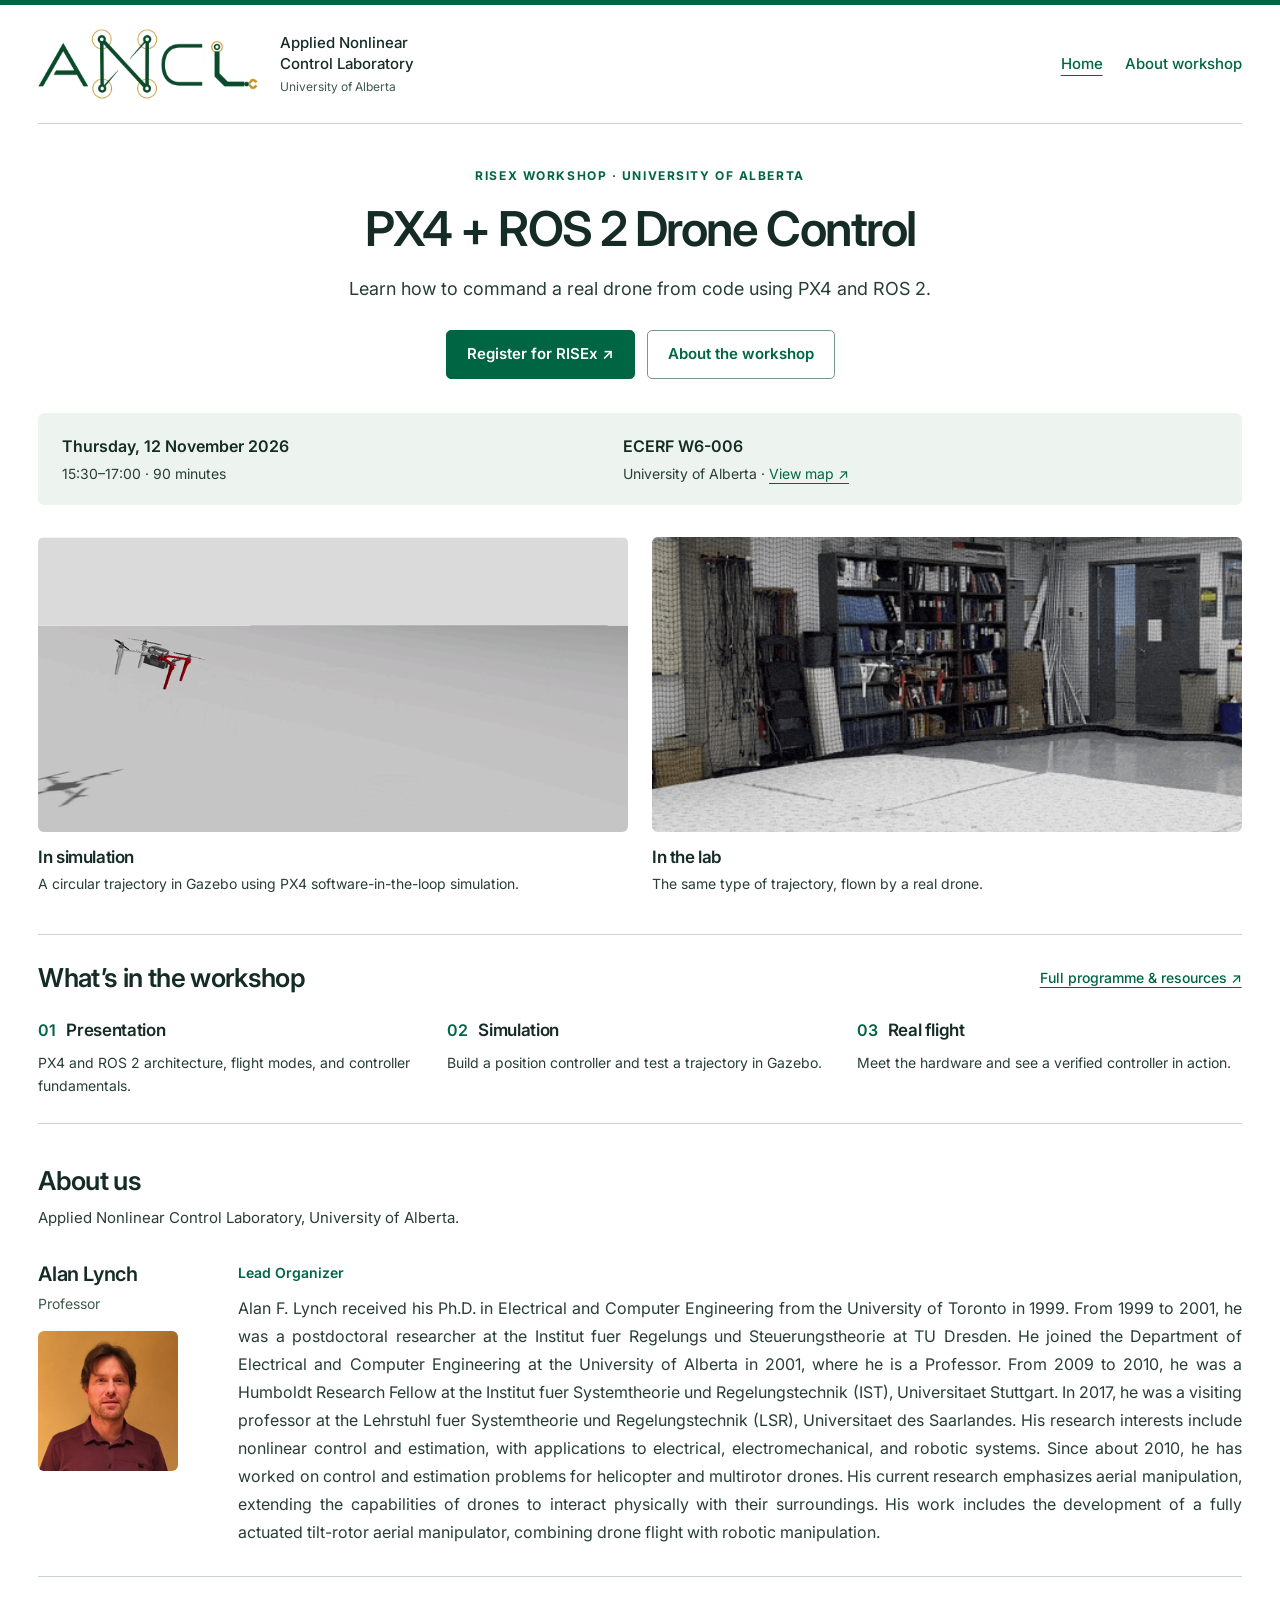
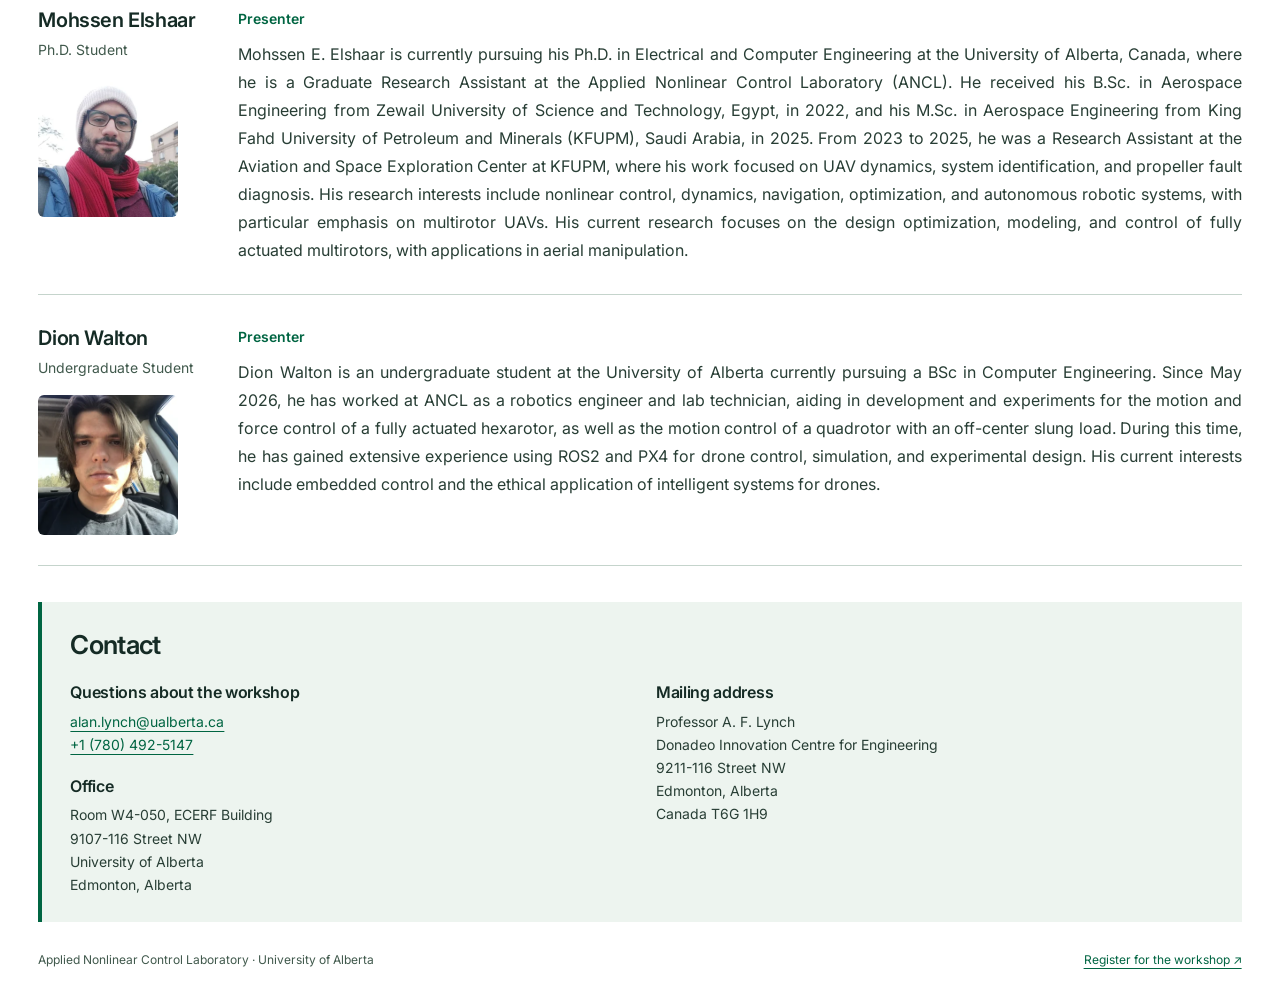
<file: index.html>
<!doctype html>
<html lang="en">
<head>
  <meta charset="utf-8">
  <meta name="viewport" content="width=device-width, initial-scale=1">
  <meta name="description" content="Join ANCL at the University of Alberta for a 90-minute workshop on PX4 and ROS 2, with a presentation, guided simulation, and real drone flight.">
  <title>PX4 + ROS 2 Drone Control | RISEx Workshop</title>
  <link rel="preconnect" href="https://fonts.googleapis.com">
  <link rel="preconnect" href="https://fonts.gstatic.com" crossorigin>
  <link href="https://fonts.googleapis.com/css2?family=Inter:wght@400;500;600;700&amp;display=swap" rel="stylesheet">
  <link rel="stylesheet" href="style.css">
</head>
<body>
<div id="home-page">
 <a class="skip-link" href="#main-content">Skip to content</a>
<header class="lab-header">
 <a class="lab-brand" href="index.html" aria-label="ANCL workshop home">
  <span class="lab-mark"><img width="800" height="450" src="assets/ANCL_logo.png" alt="ANCL"></span>
  <span class="lab-name">Applied Nonlinear<br>Control Laboratory<span class="lab-university">University of Alberta</span></span>
 </a>
 <nav aria-label="Workshop navigation"><a href="index.html" aria-current="page">Home</a><a href="about.html">About workshop</a></nav>
</header>
<main id="main-content">

 <section class="hero"><p class="eyebrow">RISEx Workshop · University of Alberta</p><h1>PX4 + ROS 2 Drone Control</h1><p class="lede">Learn how to command a real drone from code using PX4 and ROS 2.</p><div class="hero-actions"><a class="primary" href="https://conference.albertarobotics.ca/registration/" target="_blank" rel="noopener">Register for RISEx ↗</a><a class="secondary" href="about.html">About the workshop</a></div></section>
 <section class="event-facts" aria-label="Workshop date and location"><div class="fact"><div><strong>Thursday, 12 November 2026</strong><p>15:30–17:00 · 90 minutes</p></div></div><div class="fact"><div><strong>ECERF W6-006</strong><p>University of Alberta · <a href="https://maps.app.goo.gl/ZKnCwWi2fNKg6QhK7" target="_blank" rel="noopener">View map ↗</a></p></div></div></section>
 <section class="demos" aria-label="Simulation and real flight demonstrations"><figure><img width="800" height="399" src="assets/simulation.gif" alt="PX4 SITL simulation of a drone following a circular trajectory"><figcaption><h2>In simulation</h2><p>A circular trajectory in Gazebo using PX4 software-in-the-loop simulation.</p></figcaption></figure><figure><img width="480" height="240" src="assets/experiment.gif" alt="A real drone following a circular trajectory in the lab"><figcaption><h2>In the lab</h2><p>The same type of trajectory, flown by a real drone.</p></figcaption></figure></section>
 <section class="programme"><div class="programme-top"><h2>What’s in the workshop</h2><a href="about.html">Full programme &amp; resources ↗</a></div><div class="stages"><div><div class="stage-title"><span>01</span><h3>Presentation</h3></div><p>PX4 and ROS 2 architecture, flight modes, and controller fundamentals.</p></div><div><div class="stage-title"><span>02</span><h3>Simulation</h3></div><p>Build a position controller and test a trajectory in Gazebo.</p></div><div><div class="stage-title"><span>03</span><h3>Real flight</h3></div><p>Meet the hardware and see a verified controller in action.</p></div></div></section>
 <section class="people"><h2>About us</h2><p class="people-intro">Applied Nonlinear Control Laboratory, University of Alberta.</p>
 <article class="person">
      <div>
        <h3>Alan Lynch</h3>
        <p class="rank">Professor</p>
        <img src="assets/alan_lynch_headshot.webp" alt="Alan Lynch headshot" class="headshot" width="150" height="150" loading="lazy">
      </div>
      <div>
        <h4>Lead Organizer</h4>
        <p class="bio">
          Alan F. Lynch received his Ph.D. in Electrical and Computer Engineering from the 
          University of Toronto in 1999. From 1999 to 2001, he was a postdoctoral researcher at the 
          Institut fuer Regelungs und Steuerungstheorie at TU Dresden. He joined the Department of Electrical 
          and Computer Engineering at the University of Alberta in 2001, where he is a Professor. From 2009 to 
          2010, he was a Humboldt Research Fellow at the Institut fuer Systemtheorie und Regelungstechnik (IST),
          Universitaet Stuttgart. In 2017, he was a visiting professor at the Lehrstuhl fuer Systemtheorie und 
          Regelungstechnik (LSR), Universitaet des Saarlandes. His research interests include nonlinear control 
          and estimation, with applications to electrical, electromechanical, and robotic systems. Since about 
          2010, he has worked on control and estimation problems for helicopter and multirotor drones. 
          His current research emphasizes aerial manipulation, extending the capabilities of drones to interact 
          physically with their surroundings. His work includes the development of a fully actuated tilt-rotor 
          aerial manipulator, combining drone flight with robotic manipulation.
        </p>
      </div>
    </article>
<article class="person">
      <div>
        <h3>Mohssen Elshaar</h3>
        <p class="rank">Ph.D. Student</p>
        <img src="assets/mohssen_elshaar_headshot.webp" alt="Mohssen Elshaar headshot" class="headshot" width="150" height="150" loading="lazy">
      </div>
      <div>
        <h4>Presenter</h4>
        <p class="bio">
          Mohssen E. Elshaar is currently pursuing his Ph.D. in Electrical and Computer Engineering at the 
          University of Alberta, Canada, where he is a Graduate Research Assistant at the Applied Nonlinear 
          Control Laboratory (ANCL). He received his B.Sc. in Aerospace Engineering from Zewail University of 
          Science and Technology, Egypt, in 2022, and his M.Sc. in Aerospace Engineering from King Fahd 
          University of Petroleum and Minerals (KFUPM), Saudi Arabia, in 2025. From 2023 to 2025, he was a 
          Research Assistant at the Aviation and Space Exploration Center at KFUPM, where his work focused on 
          UAV dynamics, system identification, and propeller fault diagnosis. His research interests include 
          nonlinear control, dynamics, navigation, optimization, and autonomous robotic systems, with particular 
          emphasis on multirotor UAVs. His current research focuses on the design optimization, modeling, 
          and control of fully actuated multirotors, with applications in aerial manipulation.
        </p>
      </div>
    </article>
<article class="person">
      <div>
        <h3>Dion Walton</h3>
        <p class="rank">Undergraduate Student</p>
        <img src="assets/dion_walton_headshot.webp" alt="Dion Walton headshot" class="headshot" width="150" height="150" loading="lazy">
      </div>
      <div>
        <h4>Presenter</h4>
        <p class="bio">
          Dion Walton is an undergraduate student at the University of Alberta currently pursuing a BSc in 
          Computer Engineering. Since May 2026, he has worked at ANCL as a robotics engineer and lab technician, 
          aiding in development and experiments for the motion and force control of a fully actuated hexarotor, 
          as well as the motion control of a quadrotor with an off-center slung load. During this time, 
          he has gained extensive experience using ROS2 and PX4 for drone control, simulation, and experimental 
          design. His current interests include embedded control and the ethical application of 
          intelligent systems for drones.
        </p>
      </div>
    </article>
 </section>
 <section id="home-contact" class="contact"><h2>Contact</h2><div class="contact-grid"><div><h3>Questions about the workshop</h3><p><a href="mailto:alan.lynch@ualberta.ca">alan.lynch@ualberta.ca</a><br><a href="tel:+17804925147">+1 (780) 492-5147</a></p><div class="address"><h3>Office</h3><p>Room W4-050, ECERF Building<br>9107-116 Street NW<br>University of Alberta<br>Edmonton, Alberta</p></div></div><div><h3>Mailing address</h3><p>Professor A. F. Lynch<br>Donadeo Innovation Centre for Engineering<br>9211-116 Street NW<br>Edmonton, Alberta<br>Canada T6G 1H9</p></div></div></section>
 </main>
<footer><span>Applied Nonlinear Control Laboratory · University of Alberta</span><a href="https://conference.albertarobotics.ca/registration/" target="_blank" rel="noopener">Register for the workshop ↗</a></footer>
</div>
</body>
</html>
</file>
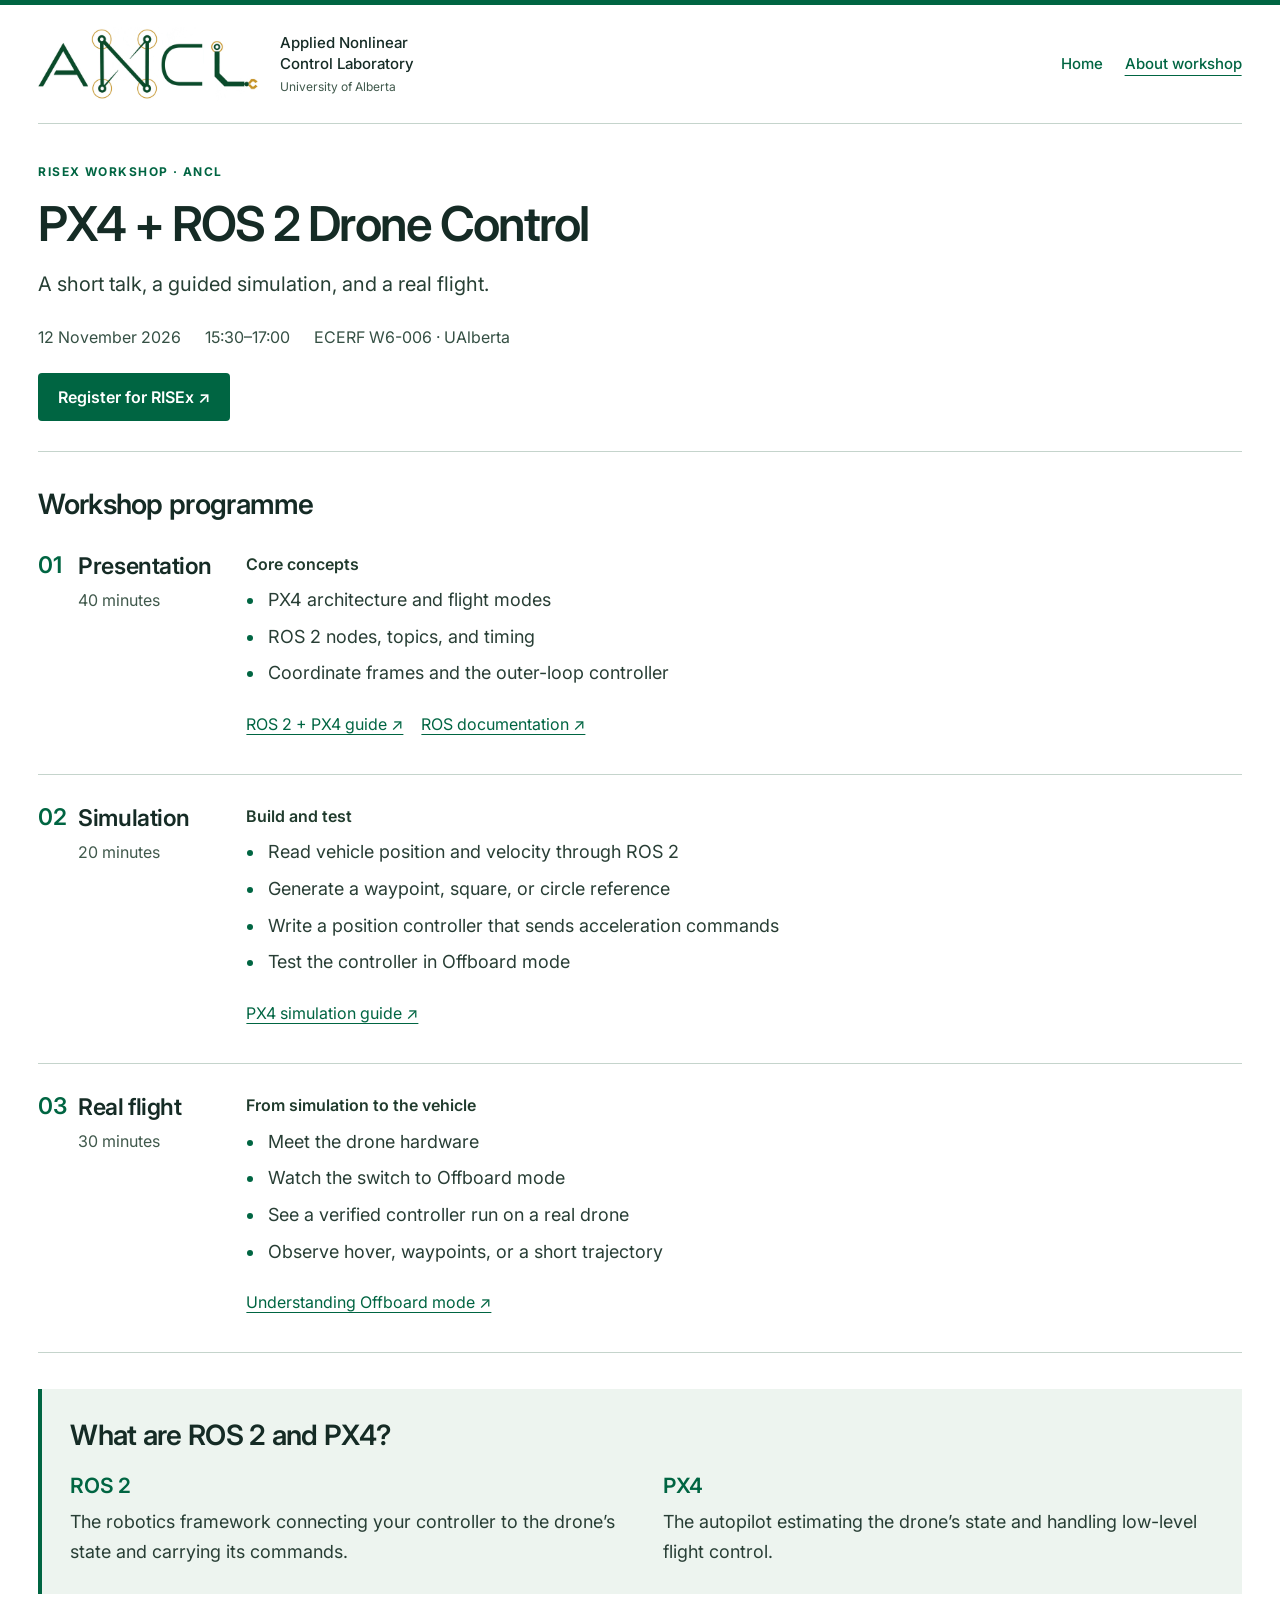
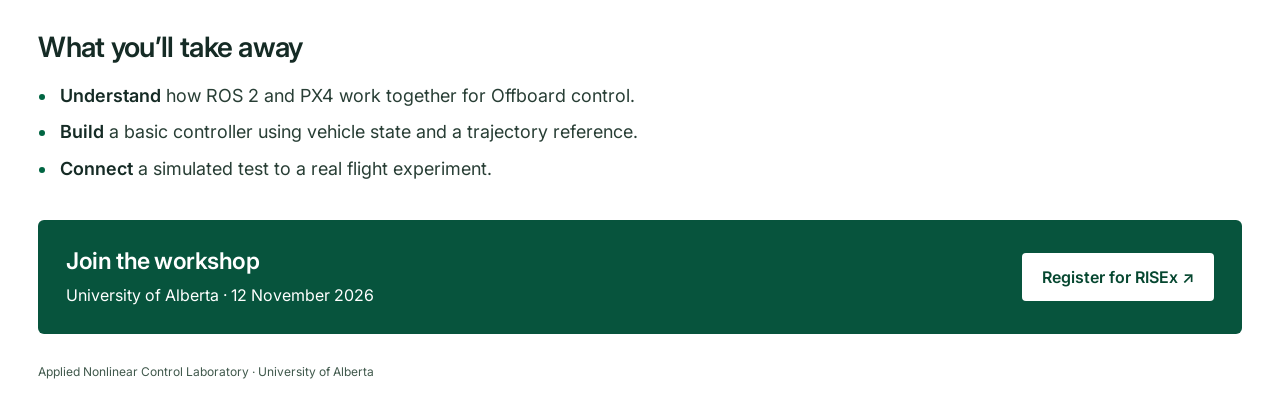
<file: about.html>
<!doctype html>
<html lang="en">
<head>
  <meta charset="utf-8">
  <meta name="viewport" content="width=device-width, initial-scale=1">
  <meta name="description" content="Explore the workshop programme: a 40-minute presentation, 20-minute simulation session, and 30-minute real flight session using PX4 and ROS 2.">
  <title>About the Workshop | PX4 + ROS 2 Drone Control</title>
  <link rel="preconnect" href="https://fonts.googleapis.com">
  <link rel="preconnect" href="https://fonts.gstatic.com" crossorigin>
  <link href="https://fonts.googleapis.com/css2?family=Inter:wght@400;500;600;700&amp;display=swap" rel="stylesheet">
  <link rel="stylesheet" href="style.css">
</head>
<body>
<div id="about-page">
 <a class="skip-link" href="#main-content">Skip to content</a>
<header class="lab-header">
 <a class="lab-brand" href="index.html" aria-label="ANCL workshop home">
  <span class="lab-mark"><img width="800" height="450" src="assets/ANCL_logo.png" alt="ANCL"></span>
  <span class="lab-name">Applied Nonlinear<br>Control Laboratory<span class="lab-university">University of Alberta</span></span>
 </a>
 <nav aria-label="Workshop navigation"><a href="index.html">Home</a><a href="about.html" aria-current="page">About workshop</a></nav>
</header>
<main id="main-content">

 <header class="hero">
  <p class="eyebrow">RISEx Workshop · ANCL</p>
  <h1>PX4 + ROS 2 Drone Control</h1>
  <p class="subtitle">A short talk, a guided simulation, and a real flight.</p>
  <div class="facts"><span>12 November 2026</span><span>15:30–17:00</span><span>ECERF W6-006 · UAlberta</span></div>
  <div class="hero-actions"><a class="register" href="https://conference.albertarobotics.ca/registration/" target="_blank" rel="noopener">Register for RISEx ↗</a></div>
 </header>
 <section class="agenda">
  <h2>Workshop programme</h2>
  <article class="agenda-row">
   <div class="step-title"><span class="step-number">01</span><div><h3>Presentation</h3><p class="step-meta">40 minutes</p></div></div>
   <div><p class="list-title">Core concepts</p><ul><li>PX4 architecture and flight modes</li><li>ROS 2 nodes, topics, and timing</li><li>Coordinate frames and the outer-loop controller</li></ul><div class="reading"><a href="https://docs.px4.io/main/en/ros2/user_guide" target="_blank" rel="noopener">ROS 2 + PX4 guide ↗</a><a href="https://docs.ros.org/" target="_blank" rel="noopener">ROS documentation ↗</a></div></div>
  </article>
  <article class="agenda-row">
   <div class="step-title"><span class="step-number">02</span><div><h3>Simulation</h3><p class="step-meta">20 minutes</p></div></div>
   <div><p class="list-title">Build and test</p><ul><li>Read vehicle position and velocity through ROS 2</li><li>Generate a waypoint, square, or circle reference</li><li>Write a position controller that sends acceleration commands</li><li>Test the controller in Offboard mode</li></ul><div class="reading"><a href="https://docs.px4.io/main/en/simulation/" target="_blank" rel="noopener">PX4 simulation guide ↗</a></div></div>
  </article>
  <article class="agenda-row">
   <div class="step-title"><span class="step-number">03</span><div><h3>Real flight</h3><p class="step-meta">30 minutes</p></div></div>
   <div><p class="list-title">From simulation to the vehicle</p><ul><li>Meet the drone hardware</li><li>Watch the switch to Offboard mode</li><li>See a verified controller run on a real drone</li><li>Observe hover, waypoints, or a short trajectory</li></ul><div class="reading"><a href="https://docs.px4.io/main/en/flight_modes/offboard" target="_blank" rel="noopener">Understanding Offboard mode ↗</a></div></div>
  </article>
 </section>
 <section class="systems"><h2>What are ROS 2 and PX4?</h2><div class="system-columns"><div><h3>ROS 2</h3><p>The robotics framework connecting your controller to the drone’s state and carrying its commands.</p></div><div><h3>PX4</h3><p>The autopilot estimating the drone’s state and handling low-level flight control.</p></div></div></section>
 <section class="outcomes"><h2>What you’ll take away</h2><ul><li><strong>Understand</strong> how ROS 2 and PX4 work together for Offboard control.</li><li><strong>Build</strong> a basic controller using vehicle state and a trajectory reference.</li><li><strong>Connect</strong> a simulated test to a real flight experiment.</li></ul></section>
 <section class="join"><div><h3>Join the workshop</h3><p>University of Alberta · 12 November 2026</p></div><a class="register" href="https://conference.albertarobotics.ca/registration/" target="_blank" rel="noopener">Register for RISEx ↗</a></section>
 </main>
<footer>Applied Nonlinear Control Laboratory · University of Alberta</footer>
</div>
</body>
</html>
</file>
<file: style.css>
/* Shared foundations. No build step or JavaScript is required. */
* { box-sizing:border-box; }
html { color-scheme:light; -webkit-text-size-adjust:100%; text-size-adjust:100%; }
body { margin:0; background:#fff; }
main { display:block; }
a:focus-visible { outline:3px solid #b37b00; outline-offset:4px; border-radius:2px; }
.skip-link { position:absolute; top:8px; left:20px; z-index:10; padding:10px 16px; background:#fff; color:#006542; transform:translateY(-160%); }
.skip-link:focus { transform:translateY(0); }

/* Home page */

#home-page { --home-green:#006542; --home-ink:#152b25; --home-body:#283e35; --home-line:#c5d4cc; color-scheme:light; background:#fff; color:var(--home-body); font:400 16px/1.65 Inter,Arial,sans-serif; border-top:5px solid var(--home-green); padding:0 clamp(22px,5vw,58px) 30px; }
#home-page * { box-sizing:border-box; }
#home-page h1,#home-page h2,#home-page h3,#home-page h4,#home-page p,#home-page figure { margin:0; }
#home-page a { color:var(--home-green); text-decoration:underline; text-underline-offset:4px; }
#home-page a:hover { color:#003e29; text-decoration-thickness:2px; }
#home-page img { display:block; max-width:100%; }
#home-page .home-nav { display:flex; align-items:center; justify-content:space-between; gap:20px; border-bottom:1px solid var(--home-line); padding:6px 0; }
#home-page .home-logo { width:160px; height:90px; object-fit:contain; }
#home-page .home-nav nav { display:flex; gap:22px; flex-wrap:wrap; font-size:14px; font-weight:500; }
#home-page .home-nav a { text-decoration:none; }
#home-page .hero { text-align:center; padding:42px 0 30px; }
#home-page .eyebrow { color:var(--home-green); font-weight:700; font-size:12px; text-transform:uppercase; letter-spacing:.13em; margin-bottom:14px; }
#home-page h1 { font-size:clamp(28px,4.15vw,42px); color:var(--home-ink); line-height:1.2; font-weight:600; letter-spacing:-.04em; }
#home-page .lede { font-size:18px; line-height:1.6; max-width:62ch; margin:18px auto 0; color:#263f34; }
#home-page .hero-actions { display:flex; flex-wrap:wrap; gap:12px; justify-content:center; margin-top:26px; }
#home-page .primary,#home-page .secondary { display:inline-flex; align-items:center; justify-content:center; padding:11px 20px; border-radius:5px; font-size:15px; font-weight:600; text-decoration:none; }
#home-page .primary { background:var(--home-green); color:#fff; border:1px solid var(--home-green); }
#home-page .primary:hover { background:#004c33; color:#fff; }
#home-page .secondary { background:#fff; color:var(--home-green); border:1px solid #77998a; }
#home-page .event-facts { background:#edf4ef; padding:20px 24px; display:grid; grid-template-columns:1fr 1.1fr; gap:20px; border-radius:6px; margin:4px 0 32px; }
#home-page .fact { display:flex; gap:12px; }
#home-page .fact svg { width:18px; height:18px; flex-shrink:0; margin-top:4px; color:var(--home-green); }
#home-page .fact strong { display:block; font-weight:600; color:var(--home-ink); }
#home-page .fact p { font-size:14px; margin-top:3px; }
#home-page h2 { font-size:26px; line-height:1.3; font-weight:600; color:var(--home-ink); letter-spacing:-.025em; }
#home-page h3 { font-size:21px; line-height:1.3; font-weight:600; color:var(--home-ink); letter-spacing:-.02em; }
#home-page .demos { display:grid; grid-template-columns:1fr 1fr; gap:24px; }
#home-page .demos img { width:100%; height:auto; aspect-ratio:2/1; object-fit:contain; background:#f2f3f2; border-radius:6px; }
#home-page .demos figcaption { margin-top:14px; }
#home-page .demos h2 { font-size:17px; }
#home-page .demos p { margin-top:5px; font-size:14px; line-height:1.6; }
#home-page .programme { margin-top:38px; padding:26px 0; border-top:1px solid var(--home-line); border-bottom:1px solid var(--home-line); }
#home-page .programme-top { display:flex; justify-content:space-between; align-items:center; flex-wrap:wrap; gap:12px; }
#home-page .programme-top a { font-size:14px; font-weight:500; }
#home-page .stages { display:grid; grid-template-columns:repeat(3,1fr); gap:24px; margin-top:22px; }
#home-page .stage-title { display:flex; gap:10px; align-items:baseline; }
#home-page .stage-title span { color:var(--home-green); font-weight:600; }
#home-page .stages h3 { font-size:17px; }
#home-page .stages p { font-size:14px; margin-top:8px; }
#home-page .people { margin-top:40px; }
#home-page .people-intro { margin-top:8px; font-size:15px; }
#home-page .person { display:grid; grid-template-columns:170px minmax(0,1fr); gap:30px; padding:30px 0; border-bottom:1px solid var(--home-line); }
#home-page .person h3 { font-size:20px; }
#home-page .person .rank { margin-top:5px; font-size:14px; color:#40594c; }
#home-page .person .headshot { width:140px!important; height:140px!important; aspect-ratio:1; object-fit:cover; border-radius:6px; margin:16px 0 0!important; }
#home-page .person h4 { margin:0 0 10px; color:var(--home-green); font-size:14px; font-weight:600; }
#home-page .person .bio { font-size:16px; line-height:1.75; text-align:left; color:var(--home-body); max-width:68ch; }
#home-page .contact { margin-top:36px; padding:26px 28px; background:#edf4ef; border-left:4px solid var(--home-green); }
#home-page .contact-grid { display:grid; grid-template-columns:1fr 1fr; gap:28px; margin-top:20px; }
#home-page .contact h3 { font-size:16px; margin-bottom:7px; }
#home-page .contact p { font-size:14px; }
#home-page .contact .address { margin-top:20px; }
#home-page footer { display:flex; justify-content:space-between; flex-wrap:wrap; gap:12px; margin-top:28px; font-size:12px; color:#40594c; }
@media(min-width:750px) { #home-page h1 { white-space:nowrap; } }
@media(max-width:620px) {
 #home-page .home-logo { width:115px; height:65px; }
 #home-page .home-nav nav { gap:8px 16px; font-size:13px; }
 #home-page .hero { padding-top:34px; }
 #home-page .event-facts,#home-page .demos,#home-page .stages,#home-page .contact-grid { grid-template-columns:1fr; }
 #home-page .demos { gap:28px; }
 #home-page .person { grid-template-columns:1fr; gap:20px; }
 #home-page .person .headshot { width:120px!important; height:120px!important; }
 #home-page .contact { padding:22px; }
 #home-page .home-nav a { display:inline-flex; align-items:center; min-height:36px; }
}


/* About page */

#about-page { --workshop-green:#006542; --workshop-ink:#152b25; --workshop-body:#283e35; --workshop-rule:#c5d4cc; color-scheme:light; background:#ffffff; color:var(--workshop-body); font:400 16px/1.65 Inter,Arial,sans-serif; padding:28px clamp(22px,5vw,58px) 32px; border-top:5px solid var(--workshop-green); }
#about-page * { box-sizing:border-box; }
#about-page h1,#about-page h2,#about-page h3,#about-page p { margin:0; }
#about-page a { color:var(--workshop-green); text-decoration:underline; text-underline-offset:4px; text-decoration-thickness:1px; }
#about-page a:hover { color:#003e29; text-decoration-thickness:2px; }
#about-page .back { display:inline-block; font-size:14px; font-weight:500; text-decoration:none; }
#about-page .hero { margin-top:46px; padding-bottom:32px; border-bottom:1px solid var(--workshop-rule); }
#about-page .eyebrow { color:var(--workshop-green); font-size:12px; font-weight:700; letter-spacing:.12em; text-transform:uppercase; margin-bottom:13px; }
#about-page h1 { color:var(--workshop-ink); font-size:clamp(28px,4.15vw,42px); line-height:1.2; font-weight:600; letter-spacing:-.04em; }
#about-page .subtitle { color:#263f34; font-size:18px; margin-top:16px; line-height:1.6; }
#about-page .facts { display:flex; flex-wrap:wrap; gap:8px 24px; margin-top:24px; font-size:14px; color:#355044; }
#about-page .facts span { display:flex; align-items:center; gap:8px; }
#about-page .facts svg { width:16px; height:16px; color:var(--workshop-green); }
#about-page h2 { color:var(--workshop-ink); font-size:25px; line-height:1.3; font-weight:600; letter-spacing:-.025em; }
#about-page h3 { color:var(--workshop-ink); font-size:21px; line-height:1.35; font-weight:600; letter-spacing:-.02em; }
#about-page .agenda { margin-top:34px; }
#about-page .agenda-row { display:grid; grid-template-columns:minmax(170px,.7fr) minmax(0,1.6fr); gap:26px; padding:28px 0; border-bottom:1px solid var(--workshop-rule); }
#about-page .step-title { display:grid; grid-template-columns:32px 1fr; gap:12px; align-content:start; }
#about-page .step-number { font-size:23px; font-weight:600; line-height:1.3; color:var(--workshop-green); }
#about-page .step-meta { margin-top:5px; font-size:14px; color:#40594c; }
#about-page .list-title { font-size:13px; font-weight:600; letter-spacing:.035em; color:#395347; margin-bottom:8px; }
#about-page ul { padding:0 0 0 19px; margin:0; }
#about-page li { padding-left:3px; margin:7px 0; }
#about-page li::marker { color:var(--workshop-green); }
#about-page .reading { display:flex; flex-wrap:wrap; column-gap:18px; row-gap:8px; margin-top:14px; font-size:14px; }
#about-page .reading a { display:inline-flex; align-items:center; min-height:44px; padding-block:8px; }
#about-page .systems { margin-top:36px; padding:25px 28px; background:#edf4ef; border-left:4px solid var(--workshop-green); }
#about-page .system-columns { display:grid; grid-template-columns:1fr 1fr; gap:32px; margin-top:18px; }
#about-page .system-columns h3 { font-size:18px; color:var(--workshop-green); }
#about-page .system-columns p { margin-top:7px; }
#about-page .outcomes { margin-top:35px; }
#about-page .outcomes ul { margin-top:15px; }
#about-page .outcomes strong { color:var(--workshop-ink); font-weight:600; }
#about-page .join { display:flex; align-items:center; justify-content:space-between; gap:20px; flex-wrap:wrap; margin-top:36px; padding:26px 28px; background:#07543d; color:#fff; border-radius:6px; }
#about-page .join h3 { color:#fff; }
#about-page .join p { color:#fff; margin-top:5px; font-size:14px; }
#about-page .register { display:inline-block; padding:11px 20px; font-size:15px; font-weight:600; background:#fff; color:#064730; text-decoration:none; border-radius:4px; }
#about-page footer { margin-top:28px; font-size:12px; color:#40594c; }
@media(min-width:750px) { #about-page h1 { white-space:nowrap; } }
@media(max-width:620px) {
 #about-page .hero { margin-top:34px; }
 #about-page .agenda-row { grid-template-columns:1fr; gap:18px; }
 #about-page .system-columns { grid-template-columns:1fr; gap:20px; }
 #about-page .systems,#about-page .join { padding:22px; }
 #about-page .reading a { display:inline-flex; min-height:32px; align-items:center; }
}


/* Shared header and approved layout */
:is(#home-page,#about-page) { width:100%; max-width:1280px; margin-inline:auto; padding-inline:clamp(20px,3vw,48px); }
:is(#home-page,#about-page) h1 { font-size:clamp(30px,4.6vw,48px); font-weight:600; line-height:1.2; letter-spacing:-.04em; }
:is(#home-page,#about-page) .lab-header { display:flex; align-items:center; justify-content:space-between; flex-wrap:wrap; gap:22px; padding:22px 0; border-bottom:1px solid #c5d4cc; }
:is(#home-page,#about-page) .lab-brand { display:flex; align-items:center; gap:22px; color:#152b25; text-decoration:none; }
:is(#home-page,#about-page) .lab-mark { display:block; position:relative; width:220px; height:74px; flex-shrink:0; overflow:hidden; }
:is(#home-page,#about-page) .lab-mark img { position:absolute; width:280px; height:auto; max-width:none; left:-29px; top:-43px; }
:is(#home-page,#about-page) .lab-name { display:block; font-size:15px; line-height:1.4; font-weight:500; }
:is(#home-page,#about-page) .lab-university { display:block; color:#40594c; font-size:12px; font-weight:400; margin-top:5px; }
:is(#home-page,#about-page) .lab-header nav { display:flex; flex-wrap:wrap; gap:22px; font-size:15px; font-weight:500; }
:is(#home-page,#about-page) .lab-header nav a { color:#006542; text-decoration:none; display:inline-flex; align-items:center; min-height:44px; }
#about-page { padding-top:0; font-size:18px; line-height:1.65; }
#about-page .hero { margin-top:38px; padding-bottom:30px; }
#about-page h1 { font-size:clamp(30px,4.6vw,48px); }
#about-page h2 { font-size:28px; }
#about-page h3 { font-size:23px; }
#about-page .subtitle { font-size:20px; }
#about-page .facts { font-size:16px; }
#about-page .agenda-row { grid-template-columns:180px minmax(0,1fr); gap:28px; padding:28px 0; }
#about-page .list-title { font-size:16px; letter-spacing:0; color:#203b2d; }
#about-page .step-meta,#about-page .reading { font-size:16px; }
#about-page .step-title { grid-template-columns:30px 1fr; gap:10px; }
#about-page .system-columns h3 { font-size:21px; }
#about-page .system-columns { gap:42px; }
#about-page .systems { padding:28px; }
#about-page .join p { font-size:16px; }
#about-page .register { font-size:16px; }
#home-page .person .bio { max-width:none; width:100%; text-align:justify; text-justify:inter-word; }
@media(max-width:620px) {
 :is(#home-page,#about-page) { padding-inline:20px; }
 :is(#home-page,#about-page) .lab-header { gap:8px; padding:14px 0 10px; }
 :is(#home-page,#about-page) .lab-brand { gap:0; }
 :is(#home-page,#about-page) .lab-mark { width:154px; height:52px; }
 :is(#home-page,#about-page) .lab-mark img { width:196px; left:-20px; top:-30px; }
 :is(#home-page,#about-page) .lab-name { display:none; }
 :is(#home-page,#about-page) .lab-header nav { width:100%; gap:8px; font-size:14px; }
 :is(#home-page,#about-page) .lab-header nav a { min-height:44px; padding:8px 14px; border-radius:4px; }
 :is(#home-page,#about-page) .lab-header nav a[aria-current="page"] { background:#edf4ef; }
 :is(#home-page,#about-page) h1 { font-size:clamp(30px,7.8vw,40px); text-wrap:balance; white-space:normal; }
 :is(#home-page,#about-page) h2 { text-wrap:balance; }
 :is(#home-page,#about-page) .hero { text-align:left; }
 #home-page .hero { padding:28px 0; }
 #home-page .eyebrow { font-size:11px; letter-spacing:.09em; }
 #home-page .lede { margin-top:16px; }
 #home-page .hero-actions { display:grid; grid-template-columns:1fr; gap:10px; margin-top:22px; }
 #home-page .primary,#home-page .secondary { min-height:48px; font-size:16px; padding-inline:12px; }
 #home-page .event-facts { padding:18px; gap:16px; margin-bottom:28px; }
 #home-page .event-facts .fact + .fact { border-top:1px solid var(--home-line); padding-top:16px; }
 #home-page .fact p,#home-page .demos p,#home-page .stages p,#home-page .contact p { font-size:16px; }
 #home-page .fact a { display:inline-flex; align-items:center; min-height:44px; }
 #home-page .programme-top a { display:inline-flex; align-items:center; min-height:44px; font-size:16px; }
 #home-page .stages { gap:20px; }
 #home-page .stage-title { gap:12px; }
 #home-page .stages p { margin-left:32px; }
 #home-page .person > div:first-child { display:grid; grid-template-columns:88px minmax(0,1fr); gap:4px 16px; align-content:center; }
 #home-page .person h3 { grid-column:2; align-self:end; }
 #home-page .person .rank { grid-column:2; margin-top:0; }
 #home-page .person .headshot { grid-column:1; grid-row:1 / span 2; width:88px!important; height:88px!important; margin:0!important; }
 #home-page .person .bio { text-align:left; font-size:17px; line-height:1.7; }
 #home-page .contact { padding:20px 18px; }
 #home-page .contact a { display:inline-flex; align-items:center; min-height:44px; overflow-wrap:anywhere; }
 #home-page footer a { display:inline-flex; align-items:center; min-height:44px; font-size:14px; }
 #about-page { font-size:18px; }
 #about-page .agenda-row { grid-template-columns:1fr; gap:18px; }
 #about-page h2 { font-size:26px; }
 #about-page .hero { margin-top:28px; padding-bottom:28px; }
 #about-page .subtitle { font-size:18px; }
 #about-page .facts { gap:4px; flex-direction:column; margin-top:18px; }
 #about-page .agenda { margin-top:28px; }
 #about-page .step-title { grid-template-columns:30px 1fr; }
 #about-page .step-title > div { display:flex; align-items:baseline; justify-content:space-between; flex-wrap:wrap; gap:4px 12px; }
 #about-page .step-meta { margin-top:0; white-space:nowrap; }
 #about-page .reading { flex-direction:column; align-items:stretch; gap:8px; }
 #about-page .reading a { min-height:48px; padding:10px 12px; border:1px solid #c5d4cc; border-radius:5px; line-height:1.5; }
 #about-page .system-columns { gap:22px; }
 #about-page .systems,#about-page .join { padding:22px 18px; }
 #about-page .join { gap:18px; }
 #about-page .join .register { width:100%; text-align:center; min-height:48px; }
 #about-page .hero-actions .register { width:100%; }
}

:is(#home-page,#about-page) .lab-header nav a[aria-current="page"] { text-decoration:underline; text-underline-offset:6px; }
#about-page .hero-actions { margin-top:22px; }
#about-page .hero-actions .register { display:inline-flex; align-items:center; justify-content:center; min-height:48px; background:#006542; color:#fff; }
#about-page .hero-actions .register:hover { background:#004c33; }
:is(#home-page,#about-page) :is(p,a,h2,h3) { overflow-wrap:break-word; }
@media (min-width:621px) and (max-width:900px) {
 :is(#home-page,#about-page) .lab-header { gap:12px; }
 :is(#home-page,#about-page) .lab-header nav a { min-height:44px; }
 #home-page .stages { gap:18px; }
 #home-page .person { grid-template-columns:150px minmax(0,1fr); gap:24px; }
 #about-page .agenda-row { grid-template-columns:160px minmax(0,1fr); gap:22px; }
}
</file>
